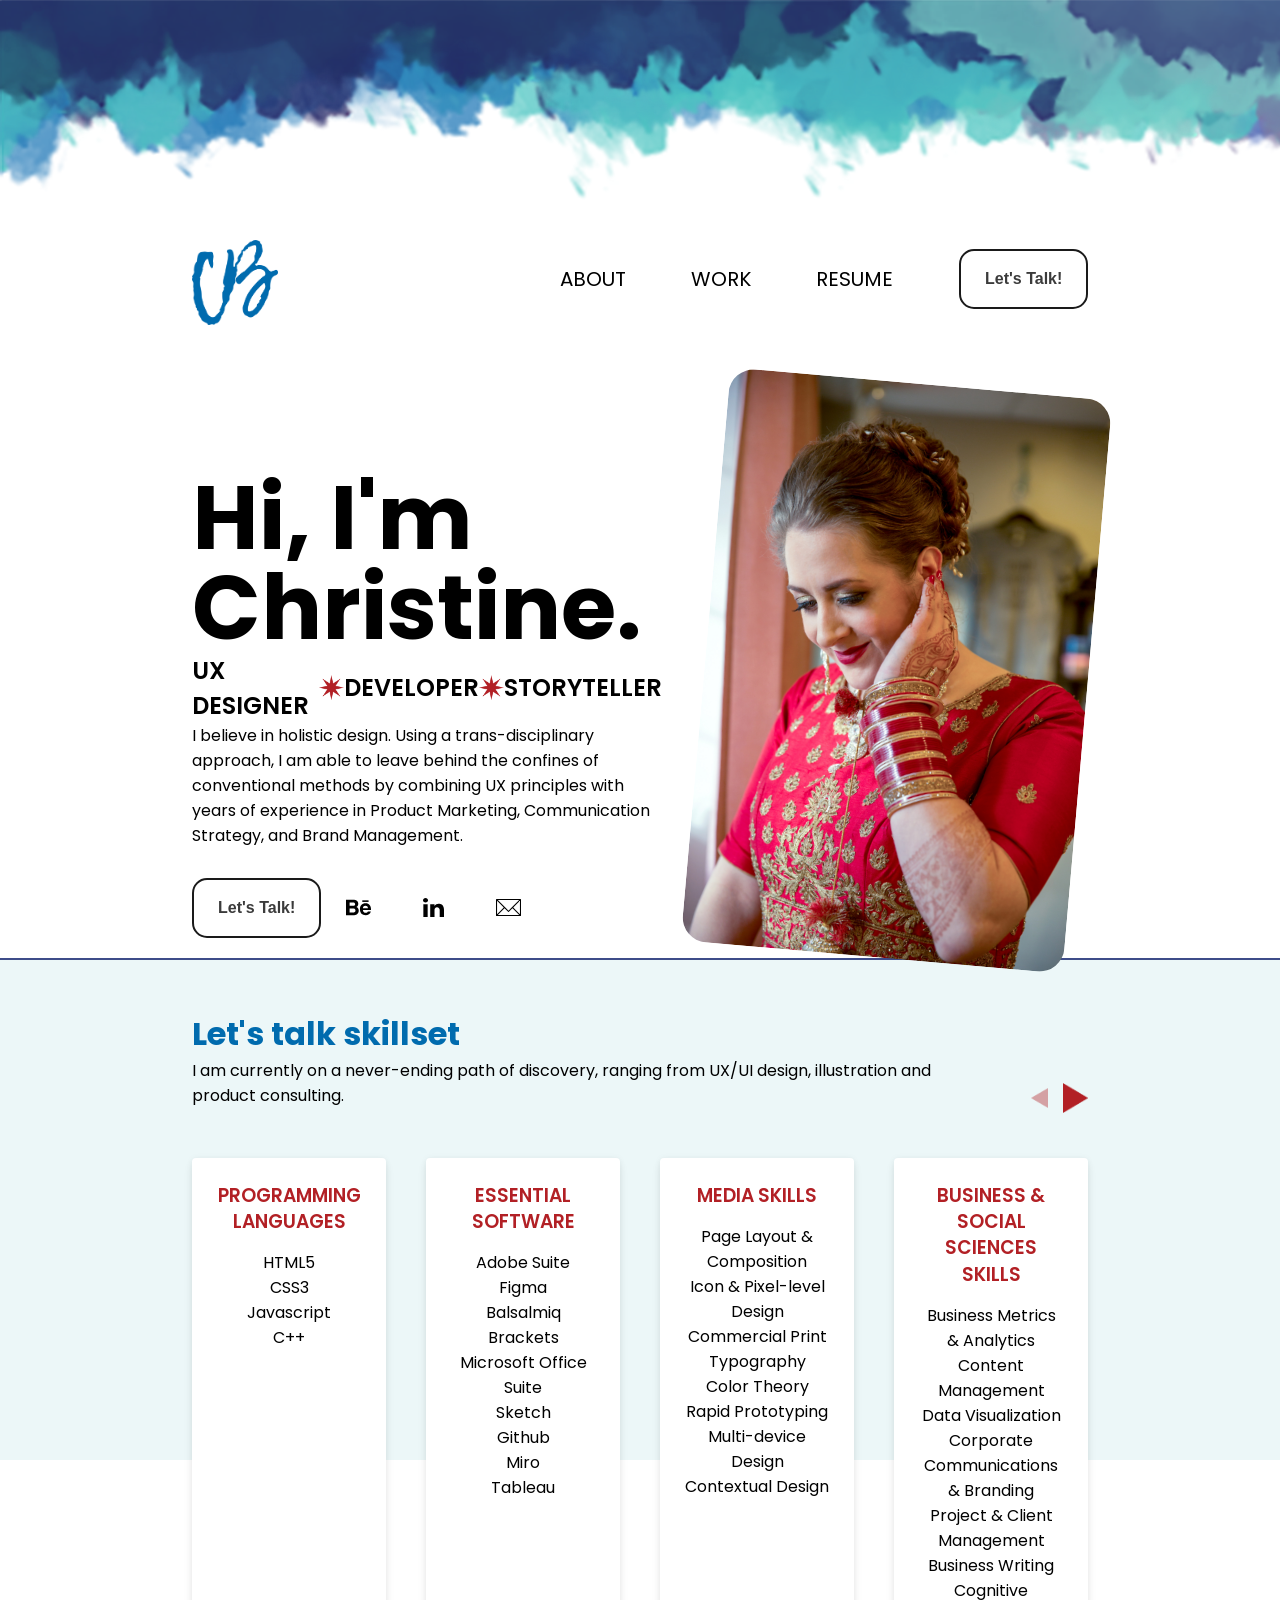
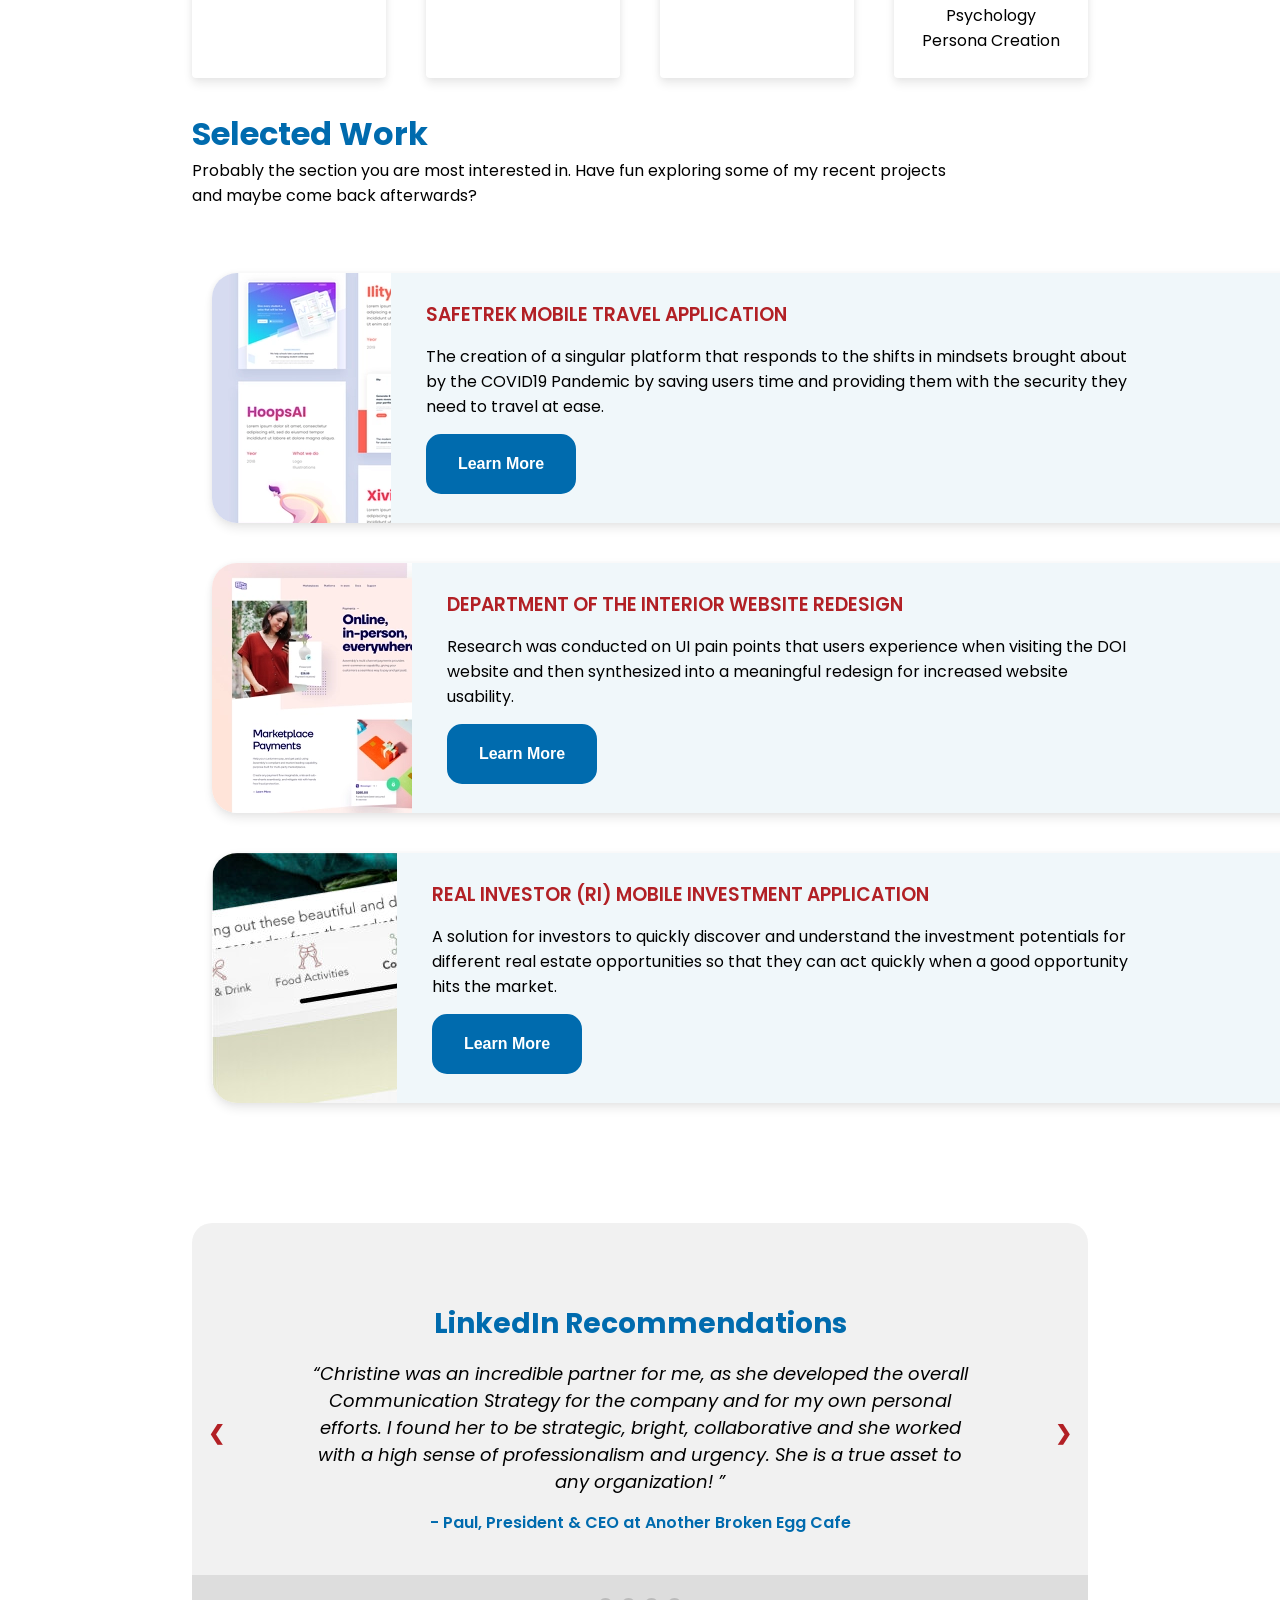
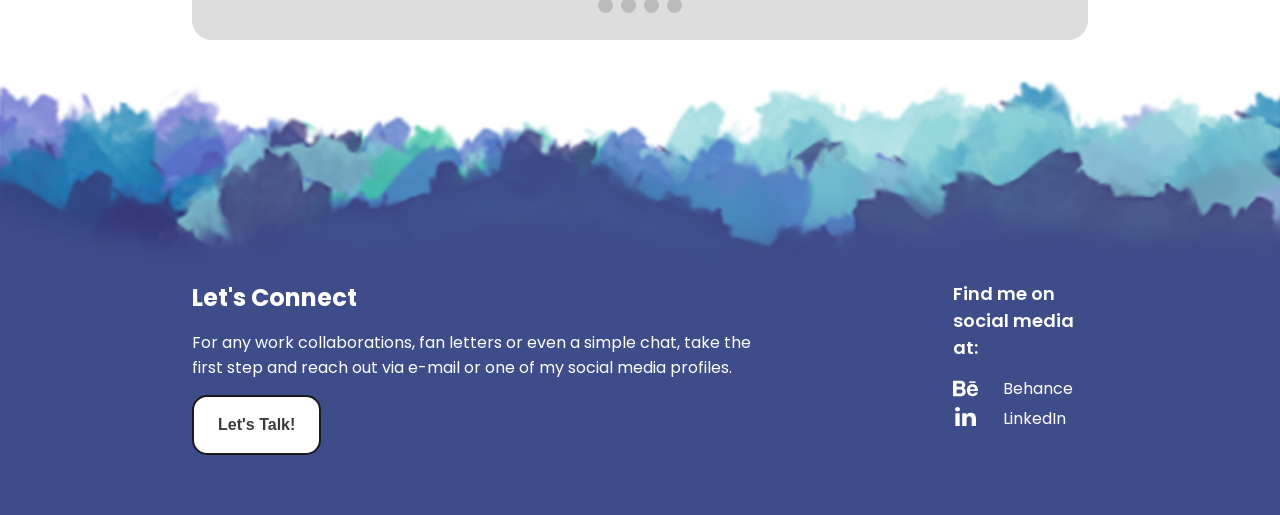
<file: index.html>
<!DOCTYPE html>
<html>
<head>
    <meta charset="UTF-8">
    <title>Christine Bains Portfolio</title>
    <link rel="stylesheet" href="css/index.css">
    <link rel="preconnect" href="https://fonts.googleapis.com">
    <link rel="preconnect" href="https://fonts.gstatic.com" crossorigin>
    <link href="https://fonts.googleapis.com/css2?family=Poppins:ital,wght@0,100;0,200;0,300;0,400;0,500;0,600;0,700;0,800;0,900;1,100;1,200;1,300;1,400;1,500;1,600;1,700;1,800;1,900&display=swap" rel="stylesheet">
    <script src="scripts/quotes.js"></script>
</head>

<body>

    <div class="topBorder"> <img src="images/paint-header.png" alt="paint border"> </div>

<!-- Header bar with navigation links -->
    <header>
        <div id="navback">
            <nav id="navbar">
                <div id="logo-div">
                    <a href="#">
                        <img class="logo" src="images/personallogo_blue.png" alt="personal logo">
                    </a>
                </div>
                <ul class="nav-list">
                    <li class="list-items" href="javascript:void(0)"><a href="#">About</a></li>
                    <li class="list-items" href="javascript:void(0)"><a href="#">Work</a></li>
                    <li class="list-items" href="javascript:void(0)"><a href="#">Resume</a></li>
                </ul>
                <div>
                    <button id="nav-button" class="contact" role="button">Let's Talk!</button>
                </div>
            </nav>
            
        <script>
            window.onscroll = function() {myFunction()};
            
            var navback = document.getElementById("navback");
            var sticky = navback.offsetTop;
            
            function myFunction() {
              if (window.pageYOffset >= sticky) {
                navback.classList.add("sticky")
              } else {
                navback.classList.remove("sticky");
              }
            }
            </script>
        </div> 
    </header>

    <!-- Hero section with social links -->
    <section class="hero-flex">
        <div id="hero-left">
            <h1>Hi, I'm Christine.</h1>
            <div class="subhead-flex">
                <h2 class="subheader">UX Designer</h2>
                <img class="blast" src="images/blast-icon.png" alt="blast icon">
                <h2 class="subheader">Developer</h2>
                <img class="blast" src="images/blast-icon.png" alt="blast icon">
                <h2 class="subheader">Storyteller</h2>
            </div>
            <p id="execSummary">I believe in holistic design. Using a trans-disciplinary approach, I am able to leave behind the confines of conventional methods by combining UX principles with years of experience in Product Marketing, Communication Strategy, and Brand Management.</p>
            <div class="socialBar">
                <button class="contact">Let's Talk!</button>
                <img class="socialIcons" src="images/behance.svg" alt="behance">
                <img class="socialIcons linkedin" src="images/linkedin.svg" alt="linkedin">
                <img class="socialIcons" src="images/envelope.svg" alt="email">
            </div>
        </div>
        <div id="hero-right">
            <img src="images/hero-photo.jpg" alt="my photo">
        </div>
    </section>

    <hr class="skills-line">

    <!-- Skills Section -->
    <section class="skillsSection">
        <h2>Let's talk skillset</h2>
        <div class="skillsSubsection">
            <p id="skillsPara">I am currently on a never-ending path of discovery, ranging from UX/UI design, illustration and product consulting.</p>
            <img id="left-arrow" src="images/polygon-leftfade.png" alt="left arrow">
            <img id="right-arrow" src="images/polygon-right.png" alt="right arrow">
        </div>
        <div class="skillsBoxes">
            <div id="languages" class="skillBox">
                <h3>Programming Languages</h3>
                <ol>
                    <ul>HTML5</ul>
                    <ul>CSS3</ul>
                    <ul>Javascript</ul>
                    <ul>C++</ul>
                </ol>
            </div>
            <div id="software" class="skillBox">
                <h3>Essential Software</h3>
                <ol>
                    <ul>Adobe Suite</ul>
                    <ul>Figma</ul>
                    <ul>Balsalmiq</ul>
                    <ul>Brackets</ul>
                    <ul>Microsoft Office Suite</ul>
                    <ul>Sketch</ul>
                    <ul>Github</ul>
                    <ul>Miro</ul>
                    <ul>Tableau</ul>
                </ol>
            </div>
            <div id="design" class="skillBox">
                <h3>Media Skills</h3>
                <ol>
                    <ul>Page Layout & Composition</ul>
                    <ul>Icon & Pixel-level Design</ul>
                    <ul>Commercial Print</ul>
                    <ul>Typography</ul>
                    <ul>Color Theory</ul>
                    <ul>Rapid Prototyping</ul>
                    <ul>Multi-device Design</ul>
                    <ul>Contextual Design</ul>
                </ol>
            </div>
            <div id="business" class="skillBox">
                <h3>Business & Social Sciences Skills</h3>
                <ol>
                    <ul>Business Metrics & Analytics</ul>
                    <ul>Content Management</ul>
                    <ul>Data Visualization</ul>
                    <ul>Corporate Communications & Branding</ul>
                    <ul>Project & Client Management</ul>
                    <ul>Business Writing</ul>
                    <ul>Cognitive Psychology</ul>
                    <ul>Persona Creation</ul>
                </ol>
            </div>
        </div>
    </section>

    <!-- Selected Work Section -->
    <div class="workSection">
        <h2>Selected Work</h2>
        <p id="workPara">Probably the section you are most interested in. Have fun exploring some of my recent projects and maybe come back afterwards?</p>
        <div class="projectGroup">
            <div class="individualProject">
                <div class="projectLeft"><img src="images/casestudy1.webp" alt="Case Study 1"></div>
                <div class="projectRight">
                    <h3>Safetrek Mobile Travel Application</h3>
                    <p>The creation of a singular platform that responds to the shifts in mindsets brought about by the COVID19 Pandemic by saving users time and providing them with the security they need to travel at ease. </p>
                    <button class="projectButton"> Learn More</button>
                </div>
            </div>
            <div class="individualProject">
                <div class="projectLeft"><img src="images/casestudy2.webp" alt="Case Study 2"></div>
                <div class="projectRight">
                    <h3>Department of the Interior Website Redesign</h3>
                    <p>Research was conducted on UI pain points that users experience when visiting the DOI website and then synthesized into a meaningful redesign for increased website usability.</p>
                    <button class="projectButton"> Learn More</button>
                </div>
            </div>
            <div class="individualProject">
                <div class="projectLeft"><img src="images/casestudy3.jpeg" alt="Case Study 3"></div>
                <div class="projectRight">
                    <h3>Real Investor (RI) Mobile Investment Application</h3>
                    <p>A solution for investors to quickly discover and understand the investment potentials for different real estate opportunities so that they can act quickly when a good opportunity hits the market.</p>
                    <button class="projectButton"> Learn More</button>
                </div>
            </div>
        </div>
    </div>

    <!-- Quotes Section -->
    <section class="quotesSection">
        <div class="slideshowContainer">
            
            <!-- Full-width slides/quotes -->
            <div id="first-quote" class="myQuotes">
                <h2>LinkedIn Recommendations</h2>
                <q>Christine was an incredible partner for me, as she developed the overall Communication Strategy for the company and for my own personal efforts. I found her to be strategic, bright, collaborative and she worked with a high sense of professionalism and urgency. She is a true asset to any organization! </q>
                <p class="author">- Paul, President & CEO at Another Broken Egg Cafe</p>
            </div>

            <div class="myQuotes">
                <h2>LinkedIn Recommendations</h2>
                <q>It has been an absolute pleasure working with Christine. During her tenure Christine played an intricate role in creating and executing our communications and learning strategy. Highlights of her contributions include: new technology she introduced to the company, moving our email design to the 21st century through the use of multi-device adaptive HTML. In addition, Christine led the content development for our 2019 global Association for Talent Development BEST award. Christine also developed the branding concepts for our annual franchise conference in addition to numerous engaging learning experiences for over 7500 colleagues. Christine is an exceptional talent with a collaborative spirit and would be an asset to any organization.</q>
                <p class="author">- Catherine, Vice President at Cox Media Group</p>
            </div>

            <div class="myQuotes">
                <h2>LinkedIn Recommendations</h2>
                <q>Christine is an outstanding, multi-skilled professional and I highly recommend her to any team in need! During her time with Krystal, Christine developed and led the company's internal communications strategy which resulted in increased productivity across departments through streamlined, targeted communications that reduced redundancy and misinformation. 

                Her hard work and excellent writing skills helped the company to achieve award-winning status with the Association of Talent Development. 
                    
                Christine utilized her tech skills to introduce new technology to Krystal and enabled us to send branded, HTML communications which could adapt to multiple devices.</q>
                <p class="author">- Richard, Director of Training and Development</p>
            </div>

            <div class="myQuotes">
                <h2>LinkedIn Recommendations</h2>
                <q>I had the pleasure of working with Christine while I was the CMO at The Krystal Company. Internal and external communications are key to any large multi-retaill organization and I was very impressed with Christine's level of professionalism, her sense of urgency and more than anything her skill at drafting and executing the overall communication plan for the entire company. She has exceptional skills and would be a strong asset to any team.</q>
                <p class="author">- Dominic, CMO & Vice President at America's Thrift Stores</p>
            </div>

            <!-- Next/prev buttons -->
            <a class="prev" onclick="plusSlides(-1)">&#10094;</a>
            <a class="next" onclick="plusSlides(1)">&#10095;</a>

            <!-- Dots/bullets/indicators -->
            <div class="dotContainer">
                <span class="dot" onclick="currentSlide(1)"></span>
                <span class="dot" onclick="currentSlide(2)"></span>
                <span class="dot" onclick="currentSlide(3)"></span>
                <span class="dot" onclick="currentSlide(4)"></span>
            </div>
        </div>
    </section>

    <div class="bottomBorder"> <img src="images/paint-footer.png" alt="paint border"></div>

    <!-- Footer Section -->
    <footer>
        <div class="footer-content">
            <div class="footerConnect">
                <h2>Let's Connect</h2>
                <p>For any work collaborations, fan letters or even a simple chat, take the first step and reach out via e-mail or one of my social media profiles.</p>
                <button class="contact">Let's Talk!</button>
            </div>
            <div class="footerSocial">
                <h3>Find me on social media at:</h3>
                <div class="footer-flex" id="behance">
                    <img class="socialLabels" src="images/behance-white.svg" alt="behance logo">
                    <p class="socialLabels">Behance</p>
                </div>
                <div class="footer-flex" id="linkedin">
                    <img class="socialLabels linkedin" src="images/linkedin-white.svg" alt="linkedin logo">
                    <p class="socialLabels">LinkedIn</p>
                </div>
            </div>
        </div>
    </footer>
</body>

</html>
</file>
<file: css/index.css>
/* Resetting CSS */
* {
  box-sizing: border-box;
  padding: 0;
  margin: 0;
}

/* Body container */
body {
  font-family: 'Poppins', sans-serif; 
}

hr {
  border: 1px solid #3E4C89;
}


/* Paint borders */
.topBorder {
  position: relative;
  height: 200px;
  top: 0;
  margin: 0px 0px 25px 0px;
  background-image: url('/images/paint-header.png');
  background-position: bottom;
  background-repeat: no-repeat;

}

.paintBorder {
  width: 100%;
  object-fit: cover;
}

.bottomBorder {
  height: 200px;
  margin: 25px 0px 0px 0px;
  background-image: url('../images/paint-footer.png');
  background-position: bottom;
  background-repeat: no-repeat;
}


/* Header container with Nav Bar */
#navback {
  background-color: white;
  margin: 0% 0%;
  width: 100%;
  z-index: 2;
}

.logo {
  height: 100px;
  padding-top: 15px;
}

#logo-div {
  flex-grow: 7;
}

#navbar {
  background-color: white;
  color: black;
  display: flex;
  justify-content: space-between;
  align-items: center;
  font-size: 20px;
  text-transform: uppercase;
  flex-direction: row;
  flex-wrap: nowrap;
  overflow: hidden;
  margin: 0% 15%;
  }

.nav-list {
  list-style-type: none;
  flex-grow: 1;
}

.nav-list .list-items {
  display: inline-block;
  padding: 14px 30px;
}

.list-items a {
  color: black;
  text-align: center;
  text-decoration: none;
}

.list-items a:hover {
  color: #006BAE;
  font-weight: 600;
}


/* Sticky Nav Bar */
.sticky {
  position: fixed;
  top: 0;
  width: 70%;
  border-bottom: 2px solid #3E4C89;
  transition: border 0.2s ease;
}


.sticky + .content {
  padding-top: 80px;
}

/* Buttons */
.contact {
  appearance: none;
  background-color: white;
  border: 2px solid #1A1A1A;
  border-radius: 15px;
  box-sizing: border-box;
  color: #3B3B3B;
  cursor: pointer;
  display: inline-block;
  font-size: 16px;
  font-weight: 600;
  line-height: normal;
  margin: 0;
  min-height: 60px;
  min-width: 0;
  outline: none;
  padding: 16px 24px;
  text-align: center;
  text-decoration: none;
  transition: all 300ms cubic-bezier(.23, 1, 0.32, 1);
  user-select: none;
  -webkit-user-select: none;
  touch-action: manipulation;
  will-change: transform;
  z-index: 1;
}

.contact:disabled {
  pointer-events: none;
}

.contact:hover {
  color: #fff;
  background-color: #1A1A1A;
  box-shadow: rgba(0, 0, 0, 0.25) 0 8px 15px;
  transform: translateY(-2px);
}

.contact:active {
  box-shadow: none;
  transform: translateY(0);
}

#nav-button {
  flex-grow: 1;
}

.projectButton {
  appearance: none;
  background-color: #006BAE;
  border: 2px solid #006BAE;
  border-radius: 15px;
  box-sizing: border-box;
  color: white;
  cursor: pointer;
  display: inline-block;
  font-size: 16px;
  font-weight: 600;
  line-height: normal;
  margin: 0;
  min-height: 60px;
  max-height: 60px;
  min-width: 0;
  max-width: 150px;
  outline: none;
  padding: 16px 24px;
  text-align: center;
  text-decoration: none;
  transition: all 300ms cubic-bezier(.23, 1, 0.32, 1);
  user-select: none;
  -webkit-user-select: none;
  touch-action: manipulation;
  will-change: transform;
  z-index: 1;
  margin-top: 15px;
}

.projectButton:disabled {
  pointer-events: none;
}

.projectButton:hover {
  color: #fff;
  background-color: #1A1A1A;
  box-shadow: rgba(0, 0, 0, 0.25) 0 8px 15px;
  transform: translateY(-2px);
}

.projectButton:active {
  box-shadow: none;
  transform: translateY(0);
}


/* Hero container */
.hero-flex {
  background-color: white;
  color: black;
  display: flex;
  justify-content: space-between;
  align-items: flex-start;
  flex-direction: row;
  flex-wrap: nowrap;

  margin-top: 50px;
}

.hero-flex h1 {
  font-size: 90px;
  line-height: 1;
}

.hero-flex h2 {
  text-transform: uppercase;
  font-weight: 600;
}

.blast {
  height: 25px;
  width: 25px;
}

.subhead-flex {
  display: flex;
  justify-content: space-between;
  align-items: center;
  flex-direction: row;
  flex-wrap: nowrap;
}


#hero-left {
  flex-grow: 3;
  align-content: flex-end;
  margin-top: 10%;
}

#hero-left p {
  padding-bottom: 30px;
}

#hero-right {
  flex-grow: 1;
}

#hero-right img {
  object-fit: contain;
  max-width: 90%;
  float: right;
  border-radius: 25px;
  transform: rotate(5deg);
  z-index: 1;
}

.socialBar {
  display: flex;
  justify-content: flex-start;
  align-items: center;
  flex-direction: row;
  flex-wrap: nowrap;
}

.socialIcons {
  height: 25px;
  width: 25px;
  margin: 0px 25px;
}

.socialIcons:hover {
  height: 30px;
  width: 30px;
}

.linkedin {

  padding-top: 2px;
  padding-bottom: 2px;
}


/* Skill Cards container */
.skillsSection {
  background-color: rgb(236, 247, 248);
  height: 500px;
  margin: 0% 0%;
  margin-bottom: 200px;
}

.skillsSection h2 {
  margin: 0% 15%;
  padding-top: 50px;
  color: #006BAE;
  font-size: 32px;
}

.skillsSubsection {
  margin: 0% 15%;
  display: flex;
  justify-content: space-between;
  align-items: center;
  flex-direction: row;
  flex-wrap: nowrap;
}

#left-arrow {
  height: 20px;
  width: 20px;
}

#right-arrow {
  height: 30px;
  width: 30px;
  margin-left: 15px;
}

#right-arrow:hover {
  height: 35px;
  width: 35px;
}

#skillsPara {
  margin-right: 10%;
  margin-bottom: 30px;
}

.skillsBoxes {
  margin: 0% 15%;
  display: flex;
  justify-content: space-evenly;
  align-items: flex-start;
  flex-direction: row;
  text-align: center;
  
}

.skillBox {
  border-radius: 4px;
  background: #fff;
  box-shadow: 0 6px 10px rgba(0,0,0,.08), 0 0 6px rgba(0,0,0,.05);
  transition: .3s transform cubic-bezier(.155,1.105,.295,1.12),.3s box-shadow,.3s -webkit-transform cubic-bezier(.155,1.105,.295,1.12);
  padding: 25px;
  cursor: pointer;
  margin: 20px;
  flex: 1;
  align-self: stretch;
}

.skillBox:hover{
  transform: scale(1.05);
  box-shadow: 0 10px 20px rgba(0,0,0,.12), 0 4px 8px rgba(0,0,0,.06);
}

.skillBox h3{
  font-weight: 600;
  text-transform: uppercase;
  margin-bottom: 15px;
  line-height: 1.4;
  color: #B22025;
}

#languages {
  margin-left: 0px;
}

#business {
  margin-right: 0px;
}


/* Selected Work container */
.workSection {
  margin-bottom: 100px;
  margin: 0% 0% 0% 15%;
}

.workSection h2 {
  padding-top: 50px;
  color: #006BAE;
  font-size: 32px;
}

#workPara {
  padding-right: 30%;
  margin-bottom: 45px;
}

.projectGroup {
  margin: 0% -25% 0% 0%;
  display: flex;
  align-items: flex-start;
  flex-direction: column;
  align-self: stretch;
  margin-bottom: 100px;
  
}

.individualProject {
  display: flex;
  justify-content: space-evenly;
  align-items: center;
  flex-direction: row;
  box-shadow: 0 6px 10px rgba(0,0,0,.08), 0 0 6px rgba(0,0,0,.05);
  transition: .3s transform cubic-bezier(.155,1.105,.295,1.12),.3s box-shadow,.3s -webkit-transform cubic-bezier(.155,1.105,.295,1.12);
  border-bottom-left-radius: 25px;
  border-top-left-radius: 25px;
  margin: 20px;
  flex: 1;
  
}

.individualProject:hover{
  transform: scale(1.05);
  box-shadow: 0 10px 20px rgba(0,0,0,.12), 0 4px 8px rgba(0,0,0,.06);
  border-bottom-left-radius: 25px;
  border-top-left-radius: 25px;
}

.projectLeft {
  height: 250px;
  width: 400px;
  object-fit: fill;
  overflow: hidden;
  border-bottom-left-radius: 25px;
  border-top-left-radius: 25px;
}

.projectRight {
  height: 250px;
  background-color: rgb(240, 247, 250);
  padding: 25px 30% 25px 35px;
  display: flex;
  justify-content: center;
  flex-direction: column;
}

.projectRight h3 {
  font-weight: 600;
  text-transform: uppercase;
  margin-bottom: 15px;
  line-height: 1.4;
  color: #B22025;
}



/* Slideshow container */
.slideshowContainer {
    position: relative;
    background: #f1f1f1f1;
    border-radius: 20px;
    margin-top: 20px;
  }
  
  /* Quotes */
  .myQuotes {
    display: none;
    padding: 80px 120px 40px 120px;
    text-align: center;
  }

  .myQuotes p {
    margin-top: 15px;
  }

  .myQuotes h2 {
    text-align: center;
    color: #006BAE;
    font-size: 28px;
    padding-bottom: 15px;
  }

  #first-quote {
    display: block;
    visibility: visible;
  }
  
  /* Next & previous buttons */
  .prev, .next {
    cursor: pointer;
    position: absolute;
    top: 50%;
    width: auto;
    margin-top: -30px;
    padding: 16px;
    color: #B22025;
    font-weight: bold;
    font-size: 20px;
    border-radius: 0 3px 3px 0;
    user-select: none;
  }
  
  /* Position the "next button" to the right */
  .next {
    position: absolute;
    right: 0;
    border-radius: 3px 0 0 3px;
  }
  
  /* On hover arrow changes */
  .prev:hover, .next:hover {
    padding: 5px;
    font-size: 30px;
    transition: 0.2s ease;
  }

  .prev:hover {
    padding-left: 10px;
  }

  .next:hover {
    padding-right: 10px;
  }
  
  /* The dot/bullet/indicator container */
  .dotContainer {
    text-align: center;
    padding: 20px;
    background: #ddd;
    border-bottom-left-radius: 20px;
    border-bottom-right-radius: 20px;
  }
  
  /* The dots/bullets/indicators */
  .dot {
    cursor: pointer;
    height: 15px;
    width: 15px;
    margin: 0 2px;
    background-color: #bbb;
    border-radius: 50%;
    display: inline-block;
    transition: background-color 0.6s ease;
  }
  
  /* Add a background color to the active dot/circle */
  .active, .dot:hover {
    background-color: black;
  }
  
  /* Font style for quotes */
  q {
    font-style: italic;
    font-size: 18px;
    }
  
  /* Add a blue color to the author */
  .author {
    color: #006BAE;
    font-size: 16px;
    font-weight: 600;
    }

section {
  margin: 0% 15%;
}



/* Footer container */
footer {
  background-color: #3E4C89;
  padding: 15px 0px;
  padding-bottom: 60px;
}

.footer-content {
  margin: 0% 15%;
  color: white;
  display: flex;
  justify-content: space-between;
  align-items: flex-start;
  flex-direction: row;
}

.footerConnect {
  padding-right: 20%;
}

.footerConnect p {
  padding: 15px 0px;
}

.footer-flex {
  display: flex;
  justify-content: flex-start;
  align-items: center;
  flex-direction: row;
}

.footerSocial h3 {
  padding-bottom: 15px;
  font-weight: 600;
  font-size: 18px;
}

.footerSocial img {
  height: 25px;
  width: 25px;
  margin-right: 25px;
}

.socialLabels {
  display: inline-block;
}

.socialLabels:hover {
  color: #F5CD50;
  transition: all 0.2s ease;
}

#linkedin p {
  padding-top: 5px;
}
</file>
